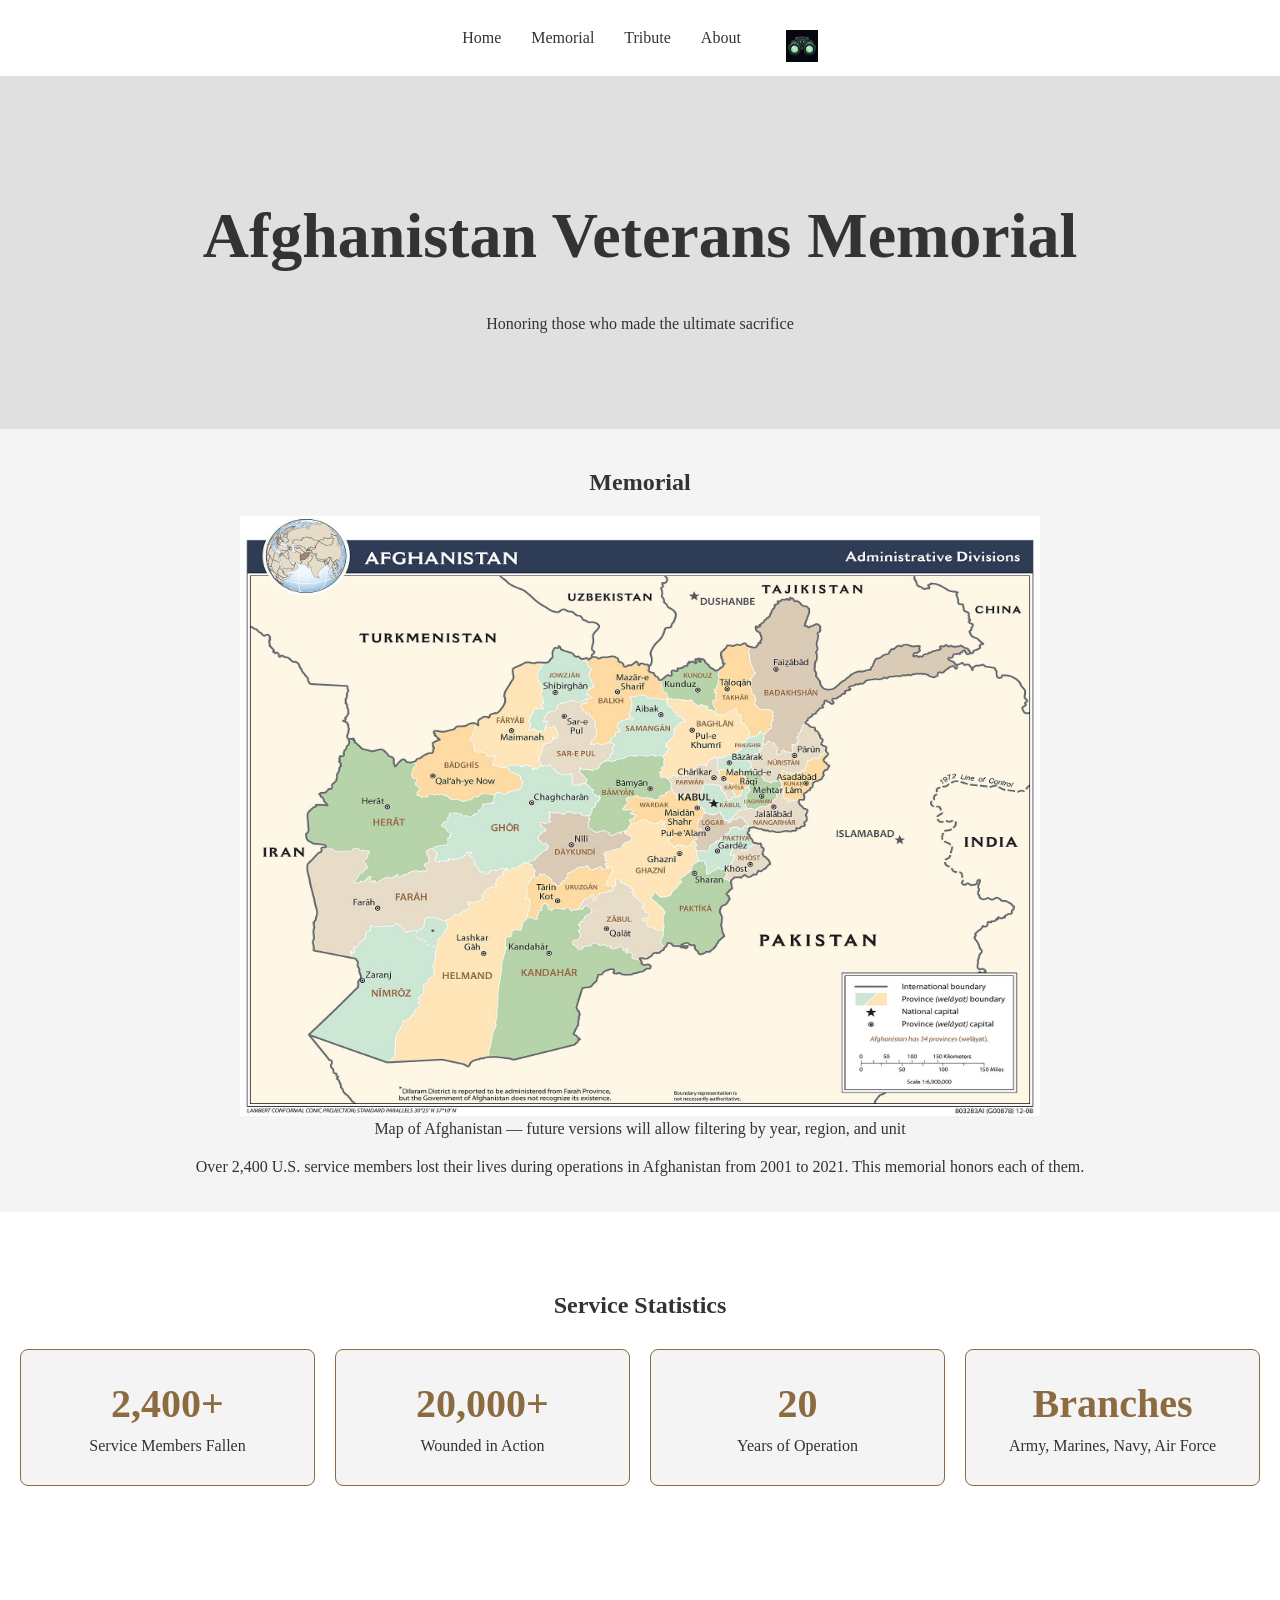
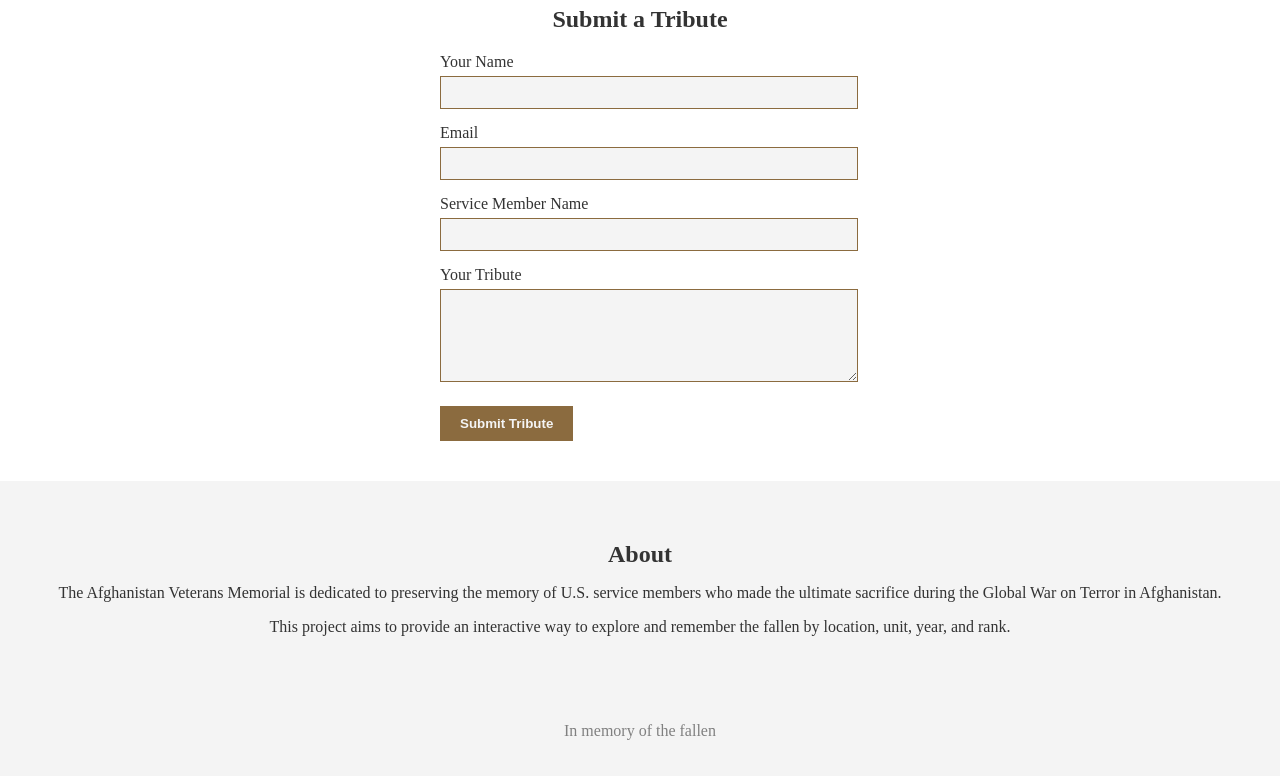
<file: index.html>
<!doctype html>
<html lang="en">
  <head>
    <meta charset="UTF-8" />
    <meta name="viewport" content="width=device-width, initial-scale=1.0" />
    <title>Afghanistan Veterans Memorial</title>
    <link rel="stylesheet" href="styles.css" />
  </head>
  <body>
    <nav>
      <ul>
        <li><a href="#home">Home</a></li>
        <li><a href="#memorial">Memorial</a></li>
        <li><a href="#tribute">Tribute</a></li>
        <li><a href="#about">About</a></li>
        <li><button id="theme-toggle" aria-label="Toggle Dark Mode"><img src="images/nvg-toggle.png" alt="Night Vision Goggles Icon"></button></li>
      </ul>
    </nav>

    <header id="home" class="banner">
      <h1>Afghanistan Veterans Memorial</h1>
      <p>Honoring those who made the ultimate sacrifice</p>
    </header>

    <main>
      <section id="memorial" class="map-section">
        <h2>Memorial</h2>
        <figure class="map-container">
          <img src="images/afghan-province-map.jpg" alt="Map of Afghanistan" width="800" height="600" />
          <figcaption>Map of Afghanistan — future versions will allow filtering by year, region, and unit</figcaption>
        </figure>
        <p>Over 2,400 U.S. service members lost their lives during operations in Afghanistan from 2001 to 2021. This memorial honors each of them.</p>
      </section>

      <section id="stats-section">
        <h2>Service Statistics</h2>
        <div id="stats-display" class="stats-grid">
          <div class="stat-card">
            <h3>2,400+</h3>
            <p>Service Members Fallen</p>
            <div class="extra-info">Total recorded since Oct 2001.</div>
          </div>
          <div class="stat-card">
            <h3>20,000+</h3>
            <p>Wounded in Action</p>
            <div class="extra-info">Purple Heart recipients.</div>
          </div>
          <div class="stat-card">
            <h3>20</h3>
            <p>Years of Operation</p>
            <div class="extra-info">Longest conflict in US history.</div>
          </div>
          <div class="stat-card">
            <h3>Branches</h3>
            <p>Army, Marines, Navy, Air Force</p>
            <div class="extra-info">All major branches saw active combat.</div>
          </div>

        </div>
      </section>

      <section id="tribute">
        <h2>Submit a Tribute</h2>
        <form>
          <label for="name">Your Name</label>
          <input type="text" id="name" name="name" required />

          <label for="email">Email</label>
          <input type="email" id="email" name="email" required />

          <label for="service-member">Service Member Name</label>
          <input type="text" id="service-member" name="service-member" required />

          <label for="message">Your Tribute</label>
          <textarea id="message" name="message" rows="5" required></textarea>

          <button type="submit">Submit Tribute</button>
        </form>
      </section>

      <section id="about">
        <h2>About</h2>
        <p>
          The Afghanistan Veterans Memorial is dedicated to preserving the memory of U.S. service members who made the ultimate sacrifice during the
          Global War on Terror in Afghanistan.
        </p>
        <p>This project aims to provide an interactive way to explore and remember the fallen by location, unit, year, and rank.</p>
      </section>
    </main>

    <footer>
      <p>In memory of the fallen</p>
    </footer>

    <script>
      const toggle = document.getElementById('theme-toggle');
      const root = document.documentElement;
      
      // Check for saved theme
      const savedTheme = localStorage.getItem('theme');
      if (savedTheme) {
        root.setAttribute('data-theme', savedTheme);
      }

      toggle.addEventListener('click', () => {
        const currentTheme = root.getAttribute('data-theme');
        const newTheme = currentTheme === 'dark' ? 'light' : 'dark';
        
        root.setAttribute('data-theme', newTheme);
        localStorage.setItem('theme', newTheme);
      });
    </script>
  </body>
</html>
</file>
<file: styles.css>
:root {
  --primary-bg: #222;
  --secondary-bg: #111;
  --text-main: #fff;
  --accent-color: #c4a77d;
  --banner-bg: #333;
}

@media (prefers-color-scheme: light) {
  :root {
    --primary-bg: #f4f4f4;
    --secondary-bg: #fff;
    --text-main: #333;
    --accent-color: #8b6b3f;
    --banner-bg: #e0e0e0;
  }
}

/* Manual toggle override */
[data-theme="dark"] {
  --primary-bg: #222;
  --secondary-bg: #111;
  --text-main: #fff;
  --accent-color: #c4a77d;
  --banner-bg: #333;
}

[data-theme="light"] {
  --primary-bg: #f4f4f4;
  --secondary-bg: #fff;
  --text-main: #333;
  --accent-color: #8b6b3f;
  --banner-bg: #e0e0e0;
}

#theme-toggle {
  background: none;
  border: none;
  color: var(--text-main);
  cursor: pointer;
  padding: 0;
  margin-left: 15px;
  display: inline-flex;
  align-items: center;
  transition: transform 0.2s ease;
}

#theme-toggle:hover {
  transform: scale(1.1);
}

#theme-toggle img {
  width: 32px;
  height: auto;
  filter: invert(var(--icon-invert, 0)); /* Allow icon inversion if needed */
}

body {
  font-family: Georgia, serif;
  margin: 0;
  padding: 0;
  background-color: var(--primary-bg);
  color: var(--text-main);
  transition: background-color 0.3s ease, color 0.3s ease;
}

nav {
  background-color: var(--secondary-bg);
  padding: 10px;
  text-align: center;
}

nav ul {
  list-style: none;
  margin: 0;
  padding: 0;
  display: flex;
  justify-content: center;
  align-items: center;
}

nav li {
  margin: 0 15px;
}

nav a {
  color: var(--text-main);
  text-decoration: none;
  transition: color 0.3s ease;
}

nav a:hover {
  color: var(--accent-color);
}

/* Mobile - Default Styles (Base) */
.banner h1 {
  font-size: 2rem;
}
.banner {
  padding: 40px 20px;
  background-color: var(--banner-bg);
  color: var(--text-main);
  text-align: center;
}

/* Tablet - 768px+ */
@media (min-width: 768px) {
  .banner h1 {
    font-size: 3rem;
  }
  #stats-display {
    grid-template-columns: repeat(2, 1fr);
  }
}

/* Desktop - 1024px+ */
@media (min-width: 1024px) {
  .banner h1 {
    font-size: 4rem;
  }
  .banner {
    padding: 80px 40px;
  }
  #stats-display {
    grid-template-columns: repeat(4, 1fr);
  }
}

.map-section {
  text-align: center;
  padding: 20px;
}

.map-section p {
  margin-top: 20px;
}

.map-container img {
  max-width: 100%;
}

#stats-section {
  padding: 60px 20px;
  background-color: var(--secondary-bg);
  text-align: center;
}

.stats-grid {
  display: grid;
  grid-template-columns: repeat(auto-fit, minmax(200px, 1fr)); /* Fix: Uses auto-fit for responsiveness */
  gap: 20px;
  margin-top: 30px;
}

.stat-card {
  background-color: var(--primary-bg);
  padding: 30px;
  border-radius: 8px;
  border: 1px solid var(--accent-color);
  transition: transform 0.3s ease, background-color 0.3s ease, box-shadow 0.3s ease; /* Fix: Specific transitions for better performance */
}

.stat-card:hover {
  transform: translateY(-10px);
  background-color: var(--secondary-bg);
  box-shadow: 0 10px 20px rgba(0,0,0,0.1);
}

.stat-card h3 {
  margin: 0;
  font-size: 2.5rem;
  color: var(--accent-color);
}

.stat-card p {
  margin: 10px 0 0;
  color: var(--text-main);
}

.stat-card .extra-info {
  opacity: 0; /* Fix: Use opacity/visibility for transitions */
  visibility: hidden;
  height: 0;
  overflow: hidden;
  transition: opacity 0.5s ease, visibility 0.5s ease, height 0.5s ease, margin 0.5s ease;
  margin-top: 0;
  font-size: 0.9rem;
  color: var(--text-main);
  opacity: 0.7;
}

.stat-card:hover .extra-info {
  opacity: 1;
  visibility: visible;
  height: auto;
  margin-top: 15px;
}

#tribute {
  padding: 40px 20px;
  text-align: center;
  background-color: var(--secondary-bg);
}

#tribute h2 {
  margin-bottom: 20px;
}

form {
  max-width: 400px;
  margin: 0 auto;
  text-align: left;
}

label {
  display: block;
  margin-top: 15px;
  margin-bottom: 5px;
}

input, textarea {
  width: 100%;
  padding: 8px;
  background-color: var(--primary-bg);
  color: var(--text-main);
  border: 1px solid var(--accent-color);
}

input:user-invalid, textarea:user-invalid {
  border-color: #ff4d4d;
}

input:user-valid, textarea:user-valid {
  border-color: #4CAF50;
}

button {
  margin-top: 20px;
  padding: 10px 20px;
  background-color: var(--accent-color);
  color: var(--primary-bg);
  border: none;
  cursor: pointer;
  font-weight: bold;
  transition: opacity 0.3s ease;
}

button:hover {
  opacity: 0.8;
}

#about {
  padding: 40px 20px;
  text-align: center;
  background-color: var(--primary-bg);
}

#about h2 {
  margin-bottom: 15px;
}

#about p {
  margin-bottom: 10px;
}

footer {
  text-align: center;
  padding: 20px;
  color: gray;
}
</file>
